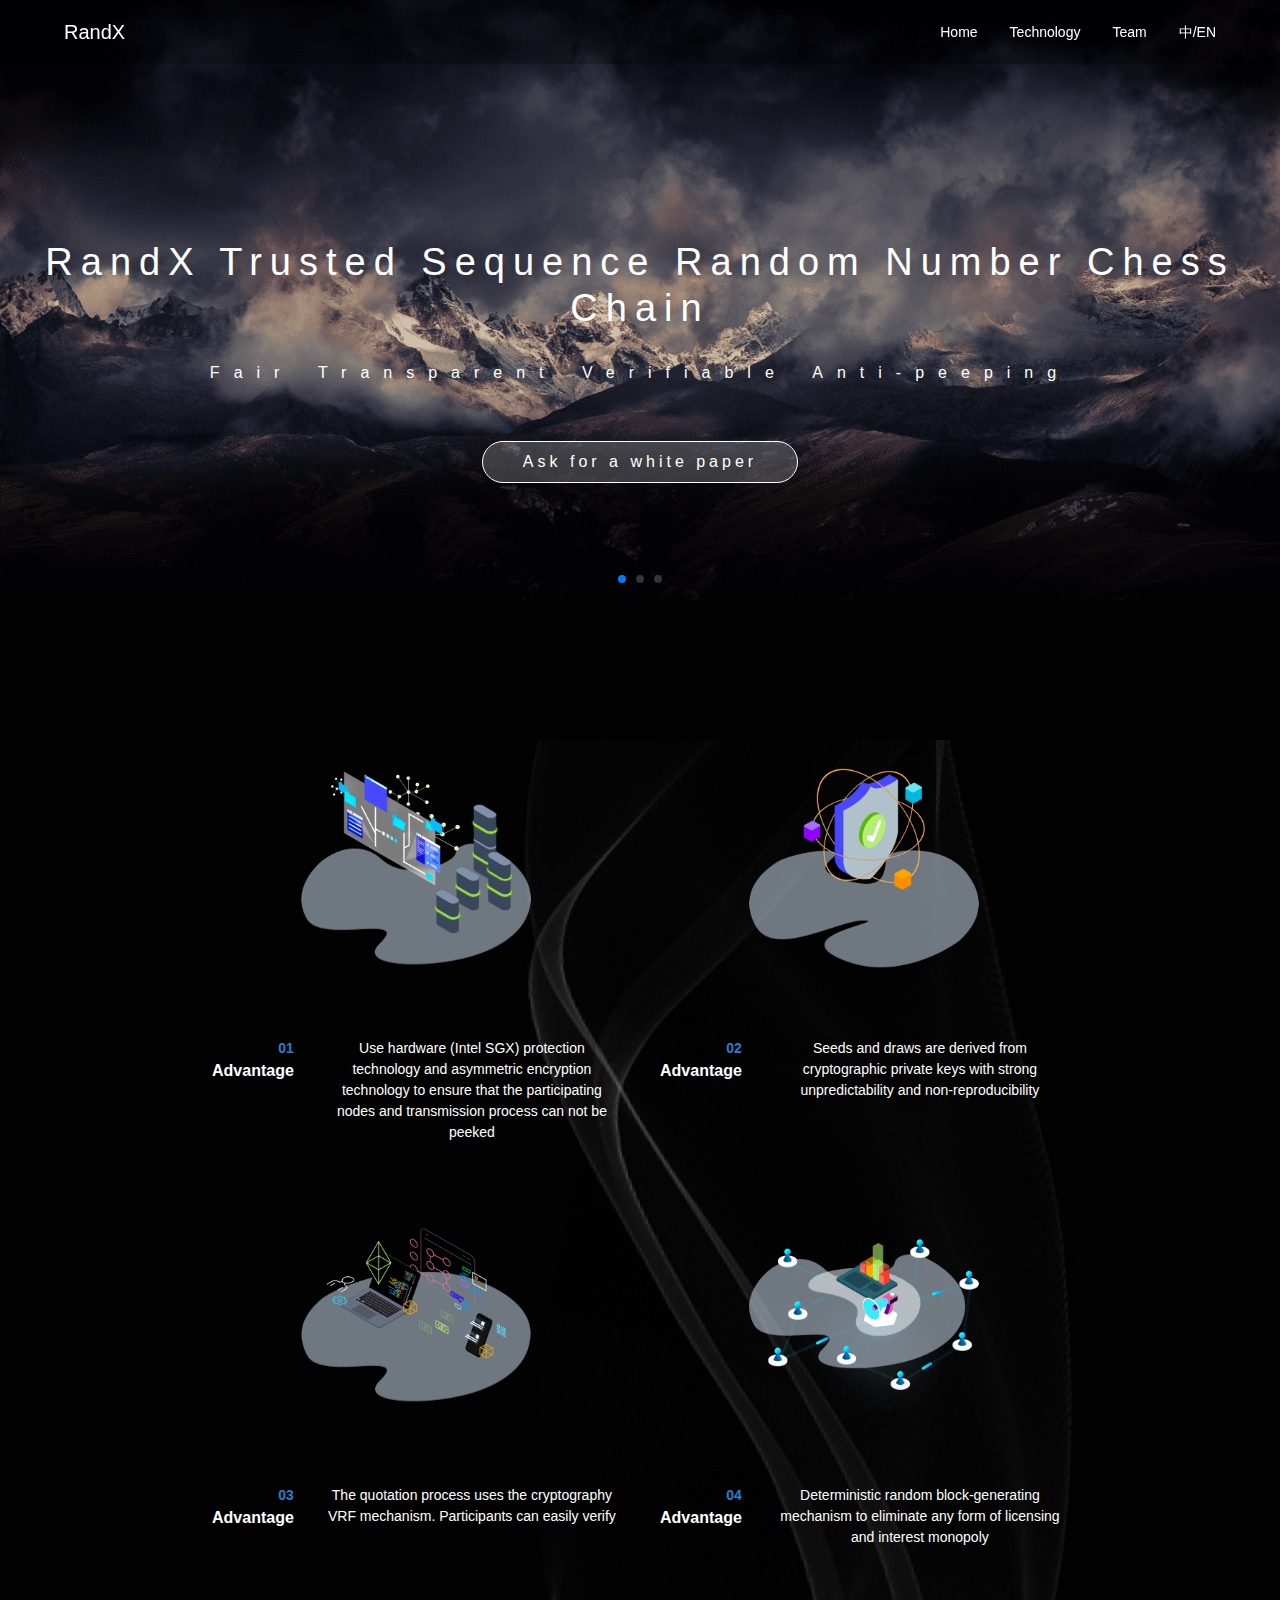
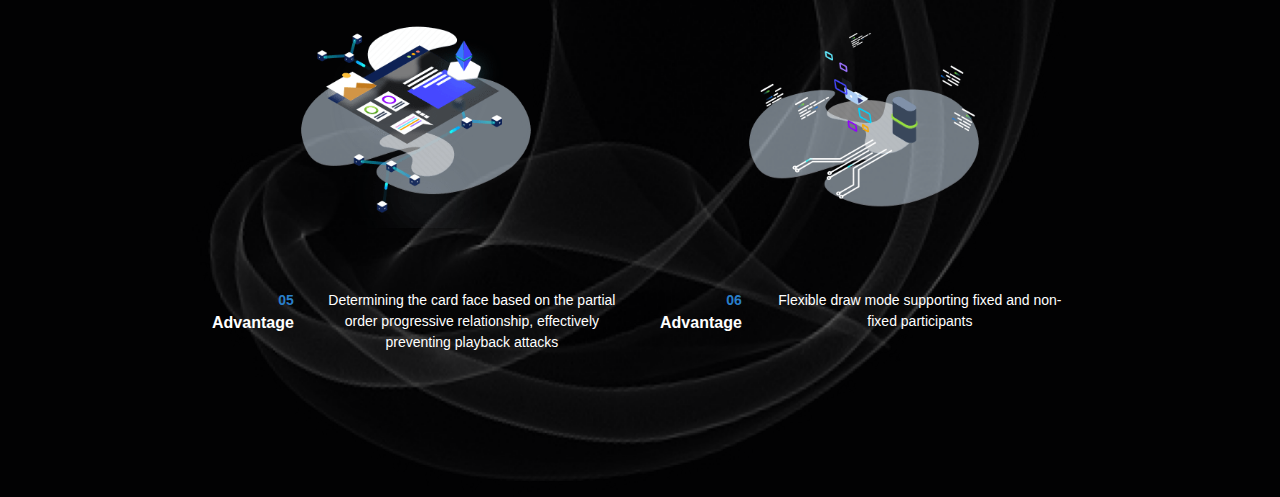
<file: index.html>
<!DOCTYPE html>
<html lang="zh">

<head>
  <meta charset="UTF-8">
  <meta name="viewport" content="width=device-width, initial-scale=1, minimum-scale=1, maximum-scale=1, user-scalable=no">
  <meta id="i18n_pagename" content="index-common">
  <title>RandX</title>
  <link rel="stylesheet" type="text/css" href="./css/bootstrap.min.css">
  <link rel="stylesheet" type="text/css" href="./css/index.css">
  <link rel="stylesheet" type="text/css" href="./css//swiper-3.4.2.min.css">
  <link rel="icon" href="./images/logo_qcs.png" sizes="16x16" type="image/x-icon">
</head>

<body>
  <div class="home">
    <header class="bg-opacity-70">
      <nav class="navbar navbar-light navbar-expand-md item-wrap-max">
        <!-- Brand and toggle get grouped for better mobile display -->
        <!--<div class="navbar-header">-->
        <a class="navbar-brand" href="./index.html">RandX</a>
        <button type="button" class="navbar-toggler" data-toggle="collapse" data-target="#navbarSupportedContent"
          aria-expanded="false" aria-label="Toggle navigation" aria-controls="navbarSupportedContent">
          <img src="./images/ic_expand.svg" alt="">
        </button>
        <!--</div>-->

        <!-- Collect the nav links, forms, and other content for toggling -->
        <div class="collapse navbar-collapse" id="navbarSupportedContent">
          <ul class="navbar-nav">
            <li><a href="./index.html" class="i18n" name="header-nav-1"></a></li>
            <li><a href="./technology.html" class="i18n" name="header-nav-2"></a></li>
            <li><a href="./team.html" class="i18n" name="header-nav-3"></a></li>
            <li class="dropdown">
              <a href="#" class="dropdown-toggle" data-toggle="dropdown" role="button" aria-haspopup="true"
                aria-expanded="false">
                中/EN
              </a>
              <ul id="language" class="dropdown-menu">
                <li class="lang" value="zn">简体中文</li>
                <li class="lang" value="en">Engilsh</li>
              </ul>
            </li>
          </ul>
        </div>
      </nav>
      
    </header>


    <div class="main">
      <section class="banner">
        <div class="white-dialog">
          <div class="dialog-box">
            <p>
              <span class="i18n" name="dialog-title1"></span>
              <span>Jenvy@Rulex.Tech</span>
              <span class="i18n" name="dialog-title2">索取白皮书</span>
            </p>
            <div class="dialog-btn">
              <button class="cancel i18n" name="dialog-cancel">取消</button>
              <button class="sure i18n" name="dialog-sure">确认</button>
            </div>
          </div>
        </div>
        <div class="swiper-container">
          <div class="swiper-wrapper">
            <div class="swiper-slide">
              <img class="bg" src="./images/banner1.png" alt="">
              <div class="slide-content">
                <h1 class="i18n" name="banner1-title"></h1>
                <p>
                  <span class="ban_1 i18n" name="banner1-span-1"></span>
                  <span class="ban_1 i18n" name="banner1-span-2"></span>
                  <span class="ban_1 i18n" name="banner1-span-3"></span>
                  <span class="ban_1 i18n" name="banner1-span-4"></span>
                </p>
                <button class="white_book i18n" name="banner1-btn"></button>
              </div>
            </div>
            <div class="swiper-slide">
              <img class="bg" src="./images/banner2.png" alt="">
              <div class="slide-content">
                <h1 class="i18n" name="banner2-title"></h1>
                <p>
                  <span class="text i18n" name="banner2-span-1"></span>
                  <span class="text i18n" name="banner2-span-2"></span>
                  <span class="text i18n" name="banner2-span-3"></span>
                </p>
              </div>
            </div>
            <div class="swiper-slide">
              <img class="bg" src="./images/banner3.png" alt="">
              <div class="slide-content">
                <ul>
                  <li>
                    <img class="icon" src="./images/b1.png" alt="">
                    <h2 class="i18n" name="banner3-title-1"></h2>
                    <p>
                      <span class="i18n" name="banner3-content1-1"></span>
                      <span class="i18n" name="banner3-content1-2"></span>
                    </p>
                  </li>
                  <li>
                    <img class="icon" src="./images/b2.png" alt="">
                    <h2 class="i18n" name="banner3-title-2"></h2>
                    <p>
                      <span class="i18n" name="banner3-content2-1"></span>
                    </p>
                  </li>
                  <li>
                    <img class="icon" src="./images/b3.png" alt="">
                    <h2 class="i18n" name="banner3-title-3"></h2>
                    <p>
                      <span class="i18n" name="banner3-content3-1"></span>
                      <span class="i18n" name="banner3-content3-2"></span>
                    </p>
                  </li>
                </ul>
              </div>
            </div>
          </div>
          <div class="swiper-pagination"></div>
        </div>
      </section>
      <!-- 优势 -->
      <section class="superiority">
        <div class="item">
          <div class="item-img">
            <img src="./images/s1.png" alt="">
          </div>
          <div class="item-content">
            <dl>
              <dt>
                <span>01</span>
                <span class="i18n" name="superiority-title"></span>
              </dt>
              <dd class="i18n" name="superiority-content1"></dd>
            </dl>
          </div>
        </div>
        <div class="item">
          <div class="item-img">
            <img src="./images/s2.png" alt="">
          </div>
          <div class="item-content">
            <dl>
              <dt>
                <span>02</span>
                <span class="i18n" name="superiority-title"></span>
              </dt>
              <dd class="i18n" name="superiority-content2"></dd>
            </dl>
          </div>
        </div>
        <div class="item">
          <div class="item-img">
            <img src="./images/s3.png" alt="">
          </div>
          <div class="item-content">
            <dl>
              <dt>
                <span>03</span>
                <span class="i18n" name="superiority-title"></span>
              </dt>
              <dd class="i18n" name="superiority-content3"></dd>
            </dl>
          </div>
        </div>
        <div class="item">
          <div class="item-img">
            <img src="./images/s4.png" alt="">
          </div>
          <div class="item-content">
            <dl>
              <dt>
                <span>04</span>
                <span class="i18n" name="superiority-title"></span>
              </dt>
              <dd class="i18n" name="superiority-content4"></dd>
            </dl>
          </div>
        </div>
        <div class="item">
          <div class="item-img">
            <img src="./images/s5.png" alt="">
          </div>
          <div class="item-content">
            <dl>
              <dt>
                <span>05</span>
                <span class="i18n" name="superiority-title"></span>
              </dt>
              <dd class="i18n" name="superiority-content5"></dd>
            </dl>
          </div>
        </div>
        <div class="item">
          <div class="item-img">
            <img src="./images/s6.png" alt="">
          </div>
          <div class="item-content">
            <dl>
              <dt>
                <span>06</span>
                <span class="i18n" name="superiority-title"></span>
              </dt>
              <dd class="i18n" name="superiority-content6"></dd>
            </dl>
          </div>
        </div>
      </section>
    </div>


    <!-- <footer> -->
      <!-- <div> -->
        <!-- <span>&#169 2018 idonut Foundation. All rights reserved.</span> -->
        <!--<div class="row">-->
        <!--<a href="javascript:;"><img src="./images/email.svg" alt="" width="20"></a>-->
        <!--<a href="javascript:;"><img src="./images/qq.svg" alt="" width="20"></a>-->
        <!--<a href="javascript:;"><img src="./images/wechat.svg" alt="" width="20"></a>-->
        <!--<a href="javascript:;"><img src="./images/telegram.svg" alt="" width="20"></a>-->

        <!--</div>-->
      <!-- </div> -->
    <!-- </footer> -->
  </div>
  <script type="text/javascript" src='./js/jquery.min.js'></script>
  <script type="text/javascript" src='./js/bootstrap.min.js'></script>
  <script type="text/javascript" src="./js/swiper-3.4.2.jquery.min.js"></script>
  <script type="text/javascript" src="./js/jquery-i18n-properties.js"></script>
  <script type="text/javascript" src='./js/index.js'></script>
</body>

</html>
</file>
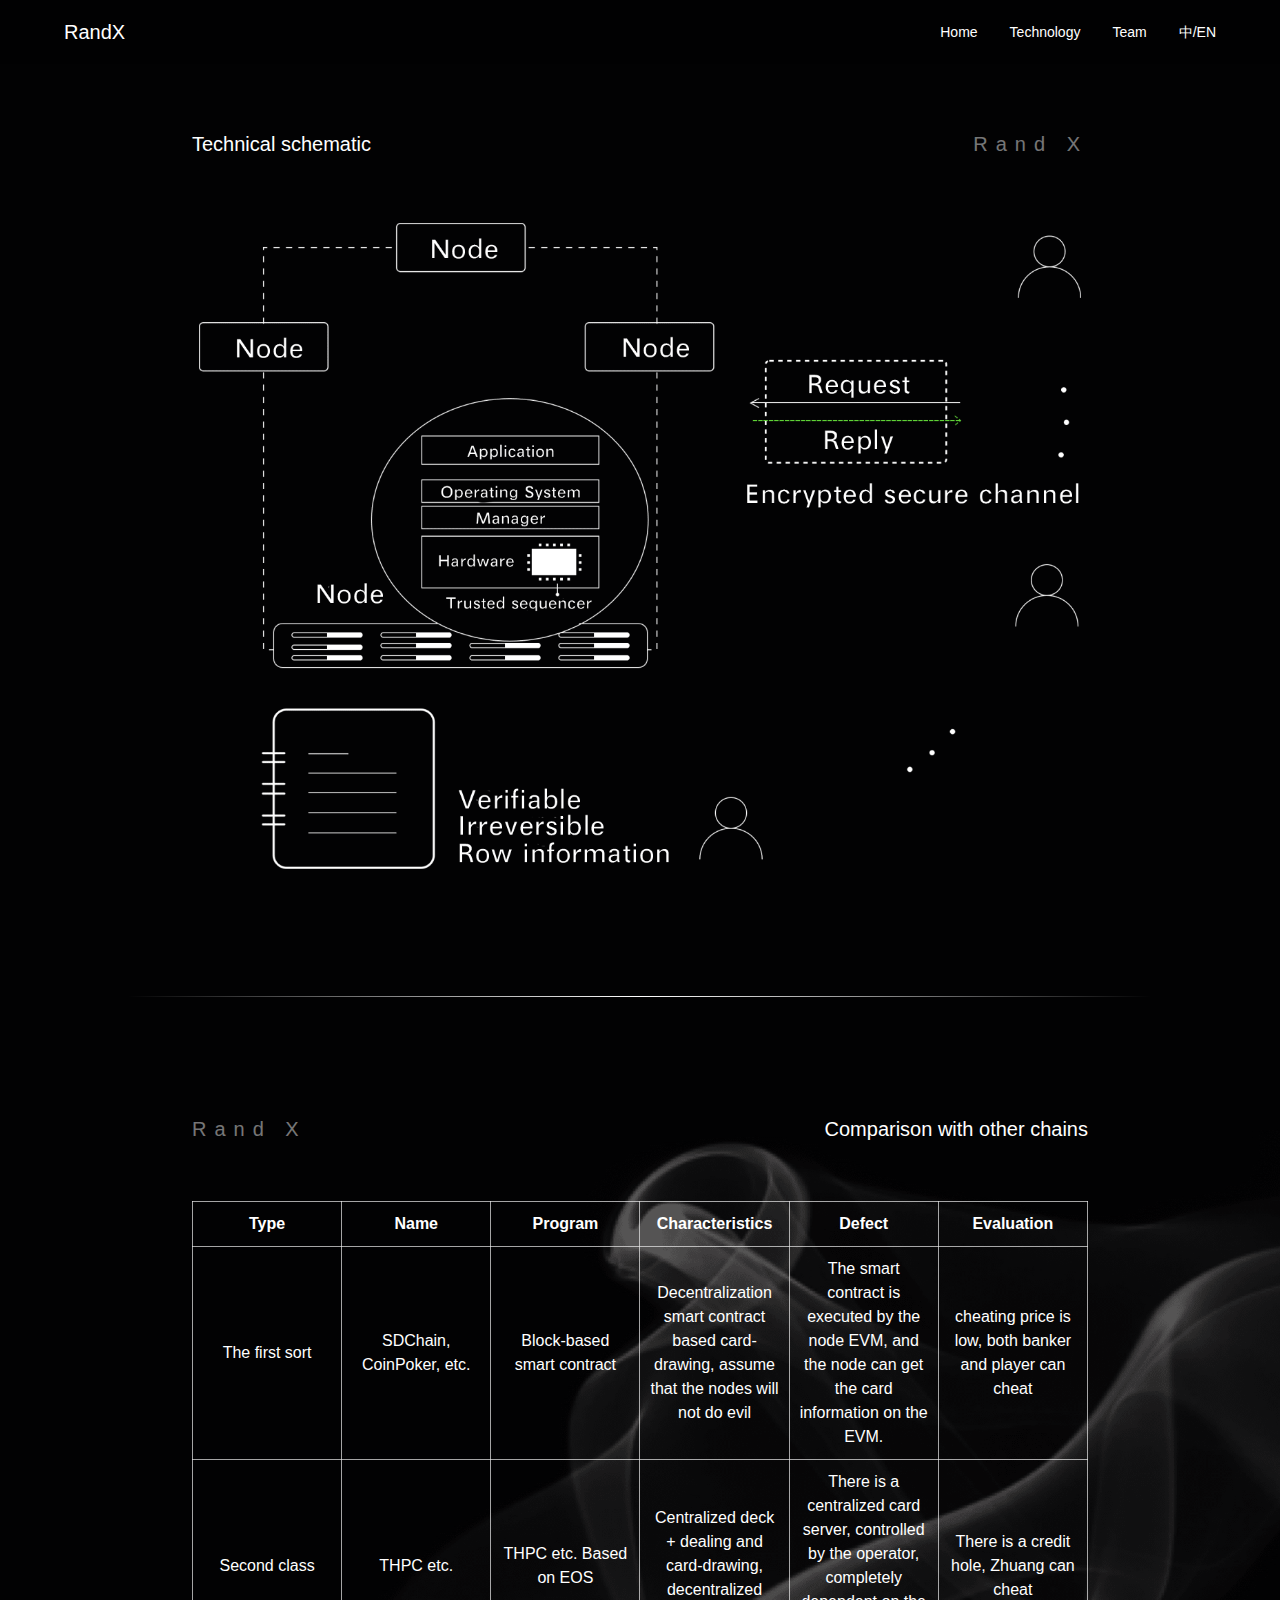
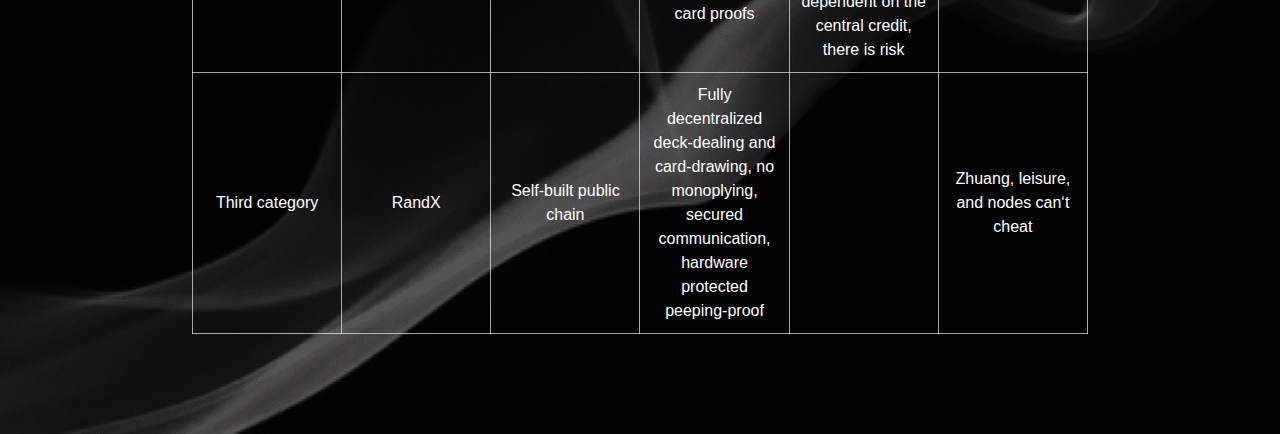
<file: technology.html>
<!DOCTYPE html>
<html lang="zh">

<head>
  <meta charset="UTF-8">
  <meta name="viewport" content="width=device-width, initial-scale=1, minimum-scale=1, maximum-scale=1, user-scalable=no">
  <meta id="i18n_pagename" content="index-common">
  <title>RandX</title>
  <link rel="stylesheet" type="text/css" href="./css/bootstrap.min.css">
  <link rel="stylesheet" type="text/css" href="./css/index.css">
  <link rel="stylesheet" type="text/css" href="./css//swiper-3.4.2.min.css">
  <link rel="icon" href="./images/logo_qcs.png" sizes="16x16" type="image/x-icon">
</head>

<body>
  <div class="home">
    <header class="bg-opacity-70">
      <nav class="navbar navbar-light navbar-expand-md item-wrap-max">
        <!-- Brand and toggle get grouped for better mobile display -->
        <!--<div class="navbar-header">-->
        <a class="navbar-brand" href="./index.html">RandX</a>
        <button type="button" class="navbar-toggler" data-toggle="collapse" data-target="#navbarSupportedContent"
          aria-expanded="false" aria-label="Toggle navigation" aria-controls="navbarSupportedContent">
          <img src="./images/ic_expand.svg" alt="">
        </button>
        <!--</div>-->

        <!-- Collect the nav links, forms, and other content for toggling -->
        <div class="collapse navbar-collapse" id="navbarSupportedContent">
          <ul class="navbar-nav">
            <li><a href="./index.html" class="i18n" name="header-nav-1"></a></li>
            <li><a href="./technology.html" class="i18n" name="header-nav-2"></a></li>
            <li><a href="./team.html" class="i18n" name="header-nav-3"></a></li>
            <li class="dropdown">
              <a href="#" class="dropdown-toggle" data-toggle="dropdown" role="button" aria-haspopup="true"
                aria-expanded="false">
                中/EN
              </a>
              <ul id="language" class="dropdown-menu">
                <li class="lang" value="zn">简体中文</li>
                <li class="lang" value="en">Engilsh</li>
              </ul>
            </li>
          </ul>
        </div>
      </nav>
      
    </header>


    <div class="main">
      <section class="technology">
        <div class="technology-img">
          <h1 class="main-header"><span class="title i18n" name="technology-img1-title"></span><span class="rand">Rand X</span></h1>
          <img class="i18n_img" imgsrc="technology-src" src="./images/theory.png" alt="">
        </div>
        <div class="horizontal-line"></div>
        <div class="technology-table">
          <h1 class="main-header"><span class="rand">Rand X</span><span class="title i18n" name="technology-table-title"></span></h1>
          <table>
            <thead>
              <tr>
                <th class="i18n" name="technology-th1"></th>
                <th class="i18n" name="technology-th2"></th>
                <th class="i18n" name="technology-th3"></th>
                <th class="i18n" name="technology-th4"></th>
                <th class="i18n" name="technology-th5"></th>
                <th class="i18n" name="technology-th6"></th>
              </tr>
            </thead>
            <tbody>
              <tr>
                <td class="i18n" name="technology-tr1-td1"></td>
                <td class="i18n" name="technology-tr1-td2"></td>
                <td class="i18n" name="technology-tr1-td3"></td>
                <td class="i18n" name="technology-tr1-td4"></td>
                <td class="i18n" name="technology-tr1-td5"></td>
                <td class="i18n" name="technology-tr1-td6"></td>
              </tr>
              <tr>
                <td class="i18n" name="technology-tr2-td1"></td>
                <td class="i18n" name="technology-tr2-td2"></td>
                <td class="i18n" name="technology-tr2-td3"></td>
                <td><span class="i18n" name="technology-tr2-td4-1"></span> <span>+</span> <span class="i18n" name="technology-tr2-td4-2"></span></td>
                <td class="i18n" name="technology-tr2-td5"></td>
                <td class="i18n" name="technology-tr2-td6"></td>
              </tr>
              <tr>
                <td class="i18n" name="technology-tr3-td1"></td>
                <td class="i18n" name="technology-tr3-td2"></td>
                <td class="i18n" name="technology-tr3-td3"></td>
                <td class="i18n" name="technology-tr3-td4"></td>
                <td></td>
                <td class="i18n" name="technology-tr3-td6"></td>
              </tr>
            </tbody>
          </table>
        </div>
      </section>
    </div>
  </div>
  <script type="text/javascript" src='./js/jquery.min.js'></script>
  <script type="text/javascript" src='./js/bootstrap.min.js'></script>
  <script type="text/javascript" src="./js/swiper-3.4.2.jquery.min.js"></script>
  <script type="text/javascript" src="./js/jquery-i18n-properties.js"></script>
  <script type="text/javascript" src='./js/index.js'></script>
</body>

</html>
</file>
<file: css/index.css>
/*custom common*/
.bg-opacity-70 {
	background: rgba(0,0,0,0.2)!important;
	z-index: 9;
	position: relative;
}
/* golbal */
html,body,h1,h2,h3 {
	margin: 0;
	padding: 0;
}
a{
	text-decoration:none;
}
button, a {
	outline: none;
}

#back_btn_top {
	position: fixed;
	bottom: 64px;
	right: 0;
	display: none;
	background: none;
	border: none;
	cursor: pointer;
	outline: none;
}
html {
	/* min-width: 1366px; */
}
body {
	color: #fff;
	background: #020203;
}
.home .item-wrap-max{
	max-width: 1200px;
	padding: 0 24px;
	margin: 0 auto;
	background: transparent;
}
/* bootstrap */
.row {
	margin-left: 0;
	margin-right: 0;
	display: flex;
	justify-content: space-around;
}
.navbar-toggler:not(:disabled):not(.disabled){
	outline: none;
}
.navbar .dropdown-toggle::after {
	display: none;
}
.navbar {
	margin-bottom: 0;
	padding: 0;
}
.navbar a {
	color:#fff;
	font-weight: 500;
	font-size: 14px;
}
.navbar-collapse {
	padding: 20px 0;
	justify-content: flex-end;
}
.navbar .show ul a{
	/* color: #020203; */
}


.navbar-active {
	border-bottom: 3px solid rgba(210,141,92,1);
}
.navbar-default {
	border-color: #fff;
}
.navbar-brand {
	padding: 0;
}
.navbar-light .navbar-brand{
	color: #fff;
	font-size: 20px;
}
.navbar-light .navbar-brand:hover {
    color: rgba(255,255,255,.5);
}
.navbar-nav li {
	padding: 0 16px;
}
.navbar-nav li:last-child {
	padding-right: 0;
}
.navbar-toggler {
	background-color: transparent;
	border: 0;
}
/* main */
.main{
	margin-top: -64px;
	z-index: -1;
	background: #020203;
}
section {
	text-align: center;
	padding-top: 72px;
	overflow: hidden;
}
section>h2 {
	max-width: 640px;
	line-height: 28px;
	font-size: 34px;
	text-align: center;
	margin: 8px auto;
	color: #ffffff;
	font-weight: 400;
}

/* dialog */
.white-dialog{
	position: fixed;
	top: 0;
	left: 0;
	width: 100%;
	height: 100%;
	background: rgba(0,0,0,0.4);
	z-index: 99;
	display: none;
}
.white-dialog .dialog-box{
	width: 380px;
	height: 210px;
	background:#fff;
	border-radius: 5px;
	padding: 35px;
	position: absolute;
	top: 0;
	left: 0;
	right: 0;
	bottom: 0;
	margin: auto;
}
.white-dialog .dialog-box p{
	display: flex;
	flex-direction: column;
	justify-content: center;
}
.white-dialog .dialog-box p span{
	display: block;
	color: #666666;
}
.white-dialog .dialog-box .dialog-btn{
	margin-top: 35px;
	display: flex;
	justify-content: space-around;
}
.white-dialog .dialog-box .dialog-btn button{
	padding: 10px 30px;
	outline: none;
	border-radius: 3px;
	color: #fff;
	letter-spacing: 4px;
	cursor: pointer;
}
.white-dialog .dialog-box .dialog-btn .cancel{
	background: #D0D0D0;
}
.white-dialog .dialog-box .dialog-btn .sure{
	background: #64CDE3;
}

/* banner */
.banner {
	width: 100%;
	height: 600px;
	padding-top: 0;
	color: #ffffff;
}
.banner>.swiper-container{
	width: 100%;
	height: 100%;
}
.banner .swiper-wrapper{
	height: 100%;
}
.banner>.swiper-container>.swiper-wrapper>.swiper-slide{
	position: relative;
}
.banner>.swiper-container>.swiper-wrapper>.swiper-slide .bg{
	position: absolute;
	top: 0;
	left: 0;
	width: 100%;
	height: 100%;
}
.banner .slide-content{
	position: absolute;
	top: 240px;
	left: 0;
	bottom: 0;
	right: 0;
	margin:auto;
}
.banner .slide-content>h1{
	font-size: 38px;
	letter-spacing: 8px;
}
.banner .slide-content p{
	margin-top: 30px;
}
.banner .slide-content .ban_1{
	letter-spacing: 14px;
	margin-right: 20px;
}
.banner .slide-content .ban_1:last-child{
	margin:0;
}
.banner .text{
	display: block;
	margin-bottom: 4px;
}
.banner .slide-content ul{
	display: flex;
	list-style: none;
	text-align: center;
	justify-content: space-around;
	margin: 0;
	padding: 0;
}
.banner .slide-content ul li h2{
	font-weight: 400;
}
.banner .slide-content ul li img{
	width: 72px;
}
.banner .slide-content ul li:nth-child(2){
	margin: 0 200px;
}
.banner .slide-content ul li p span{
	display: block;
	letter-spacing: 4px;
}
.banner .white_book{
	background: rgba(255,255,255,.2);
	cursor: pointer;
    padding: 0px 40px;
    color: #fff;
    border-radius: 40px;
    line-height: 40px;
    border: 1px solid #fff;
	text-decoration: none;
	margin-top:40px;
	letter-spacing: 4px;
	outline: none;
}
.banner .swiper-pagination-bullet-active{
	background: #007aff!important;
}
.banner .swiper-pagination-bullet{
	background: #fff;
}



/* superiority */
.superiority {
	color: #fff;
	padding: 0 15%;
	display: flex;
	flex-wrap: wrap;
	margin-top:140px;
	background-image: url('../images/superiority.png');
	background-size: 70% 100%;
	background-position: center;
	background-repeat: no-repeat;
	padding-bottom: 100px;
}
.superiority>.item{
	padding: 20px 20px;
	width: 50%;
}
.superiority>.item>.item-img{
	margin-bottom: 62px;
}
.superiority>.item>.item-img>img{
	width: 60%;
}
.superiority>.item>.item-content dl{
	display: flex;
}
.superiority>.item>.item-content dl dt{
	width: 22%;
}
.superiority>.item>.item-content dl dt span:nth-child(1){
	font-size: 14px;
	color: #297FCA;
	text-align: right;
	display: block;
}
.superiority>.item>.item-content dl dt span:nth-child(2){
	font-size: 16px;
	color:#fff;
	text-align: right;
	display: block;
}
.superiority>.item>.item-content dl dd{
	margin-left: 30px;
	color: #fff;
	font-size: 14px;
}

.main-header{
	width: 100%;
	display: flex;
	justify-content: space-between;
	margin:60px auto;
}
.main-header>.title{
	font-weight: 400;
	font-size: 20px;
}
.main-header>.rand{
	letter-spacing: 8px;
	font-weight: 400;
	font-size: 20px;
	color: rgba(235,235,235,.5);
}

/* team */
.team {
	color: #fff;
	background-image: url('../images/t_bg.png');
    background-size: 100%;
	background-repeat: no-repeat;
}
.team h1{
	font-size: 20px;
	text-align: left;
	padding: 0 15%;
}
.team_content {
	padding-bottom: 56px!important;
}
.team_content .item {
	position: relative;
	flex: 1 0 400px;
	padding: 0 20px;
	margin-top: 64px;
}
.team_content .item .img-header {
	width: 72px;
	height: 72px;
	border-radius: 36px;
	background:rgba(235,235,235,1);
	margin-right: 16px;
	overflow: hidden;
}
.team_content .item .img-header img {
	width: 100%;
}
.team_content .item span {
	display: block;
	font-size: 14px;
	line-height: 16px;
	margin-top: 20px;
	color: #D28D5C;
}
.team_content .item h3 {
	font-size: 16px;
	line-height: 24px;
	margin-top: 8px;
	text-align: left;
	font-weight: 400;

}
.team_content .item p {
	font-size: 14px;
	line-height: 20px;
	margin-top: 12px;
	text-align: left;
	max-width: 360px;
}
.horizontal-line {
	position: relative;
	margin: 120px 0;
	width: 100%;
	height: 1px;
	}
	.horizontal-line:before {
	content: "";
	position: absolute;
	background-image: linear-gradient(to left, #fff, transparent);
	left: 10%;
	right: 50%;
	height: 1px;
	}
	.horizontal-line:after {
	content: "";
	position: absolute;
	background-image: linear-gradient(to right, #fff, transparent);
	left: 50%;
	right: 10%;
	height: 1px;
	}
/* technology */
.technology{
	width: 100%;
	padding-bottom: 100px;
	background-image: url('../images/technology_bg.png');
	background-size: 100%;
	background-position:bottom;
	background-repeat: no-repeat;
}
.technology .technology-img{
	width: 100%;
	padding: 0 15%;
}
.technology .technology-img>img{
	width: 100%;
}
.technology .technology-table{
	width: 100%;
	padding: 0 15%;
}
.technology .technology-table>table{
	border:1px solid rgba(235,235,235,.7);
	border-collapse:collapse;
	table-layout: fixed;
	width: 100%;
}
.technology .technology-table>table th{
	border:1px solid rgba(235,235,235,.7);
	padding: 10px 0;
}
.technology .technology-table>table td{
	border:1px solid rgba(235,235,235,.7);
	padding: 10px;
}

@media (max-width:768px){
	.main-header{
		margin: 20px auto;
	}
	.main-header>.title{
		font-size: 16px;
	}
	.main-header>.rand{
		font-size: 16px;
	}
	.navbar{
		background: rgba(0,0,0,0.2)!important;
	}
	.horizontal-line{
		margin: 40px 0;
	}
	/* banner */
	.banner .slide-content ul {
		width: 100%;
	}
	.banner .slide-content{
		top:80px;
	}
	.banner{
		height: 300px;
	}
	.banner .slide-content ul li:nth-child(2){
		margin: 0;
	}
	.banner .slide-content ul li img{
		width: 42px;
	}
	.banner .slide-content ul li h2 {
		font-size: 20px;
		margin-top: 12px;
	}
	.banner .slide-content p{
		margin-top: 10px;
	}
	.banner .slide-content>h1 {
		font-size: 22px;
    	letter-spacing: 2px;
	}
	.banner .slide-content .ban_1 {
		letter-spacing: 6px;
		margin-right: 10px;
	}
	.banner .slide-content p {
		margin-top: 10px;
		padding: 0;
	}
	.banner .text{
		font-size: 12px;
	}
	.banner .white_book{
		padding: 0px 20px;
		margin-top: 20px;
	}
	.banner .slide-content ul li p span {
		font-size: 12px;
	}
	/* team */
	.team_content {
		flex-direction: column;
		align-items: center;
		margin-top: 32px;
	}
	.team_content .item {
		width: 360px;
		flex: none;
		margin-top: 32px;
	}
	/* superiority */
	.superiority>.item{
		width: 100%;
		padding: 0 10px;
	}
	.superiority{
		margin-top:30px;
		padding: 0 15px;
	}
	.superiority>.item>.item-img {
		margin-bottom: 30px;
	}
	/* technology */
	.technology .technology-table table thead th:nth-child(1),th:nth-child(2),th:nth-child(4),th:nth-child(5){
		display: none;
	}
	.technology .technology-table table tbody td:nth-child(1),td:nth-child(2),td:nth-child(4),td:nth-child(5){
		display: none;
	}
}
</file>
